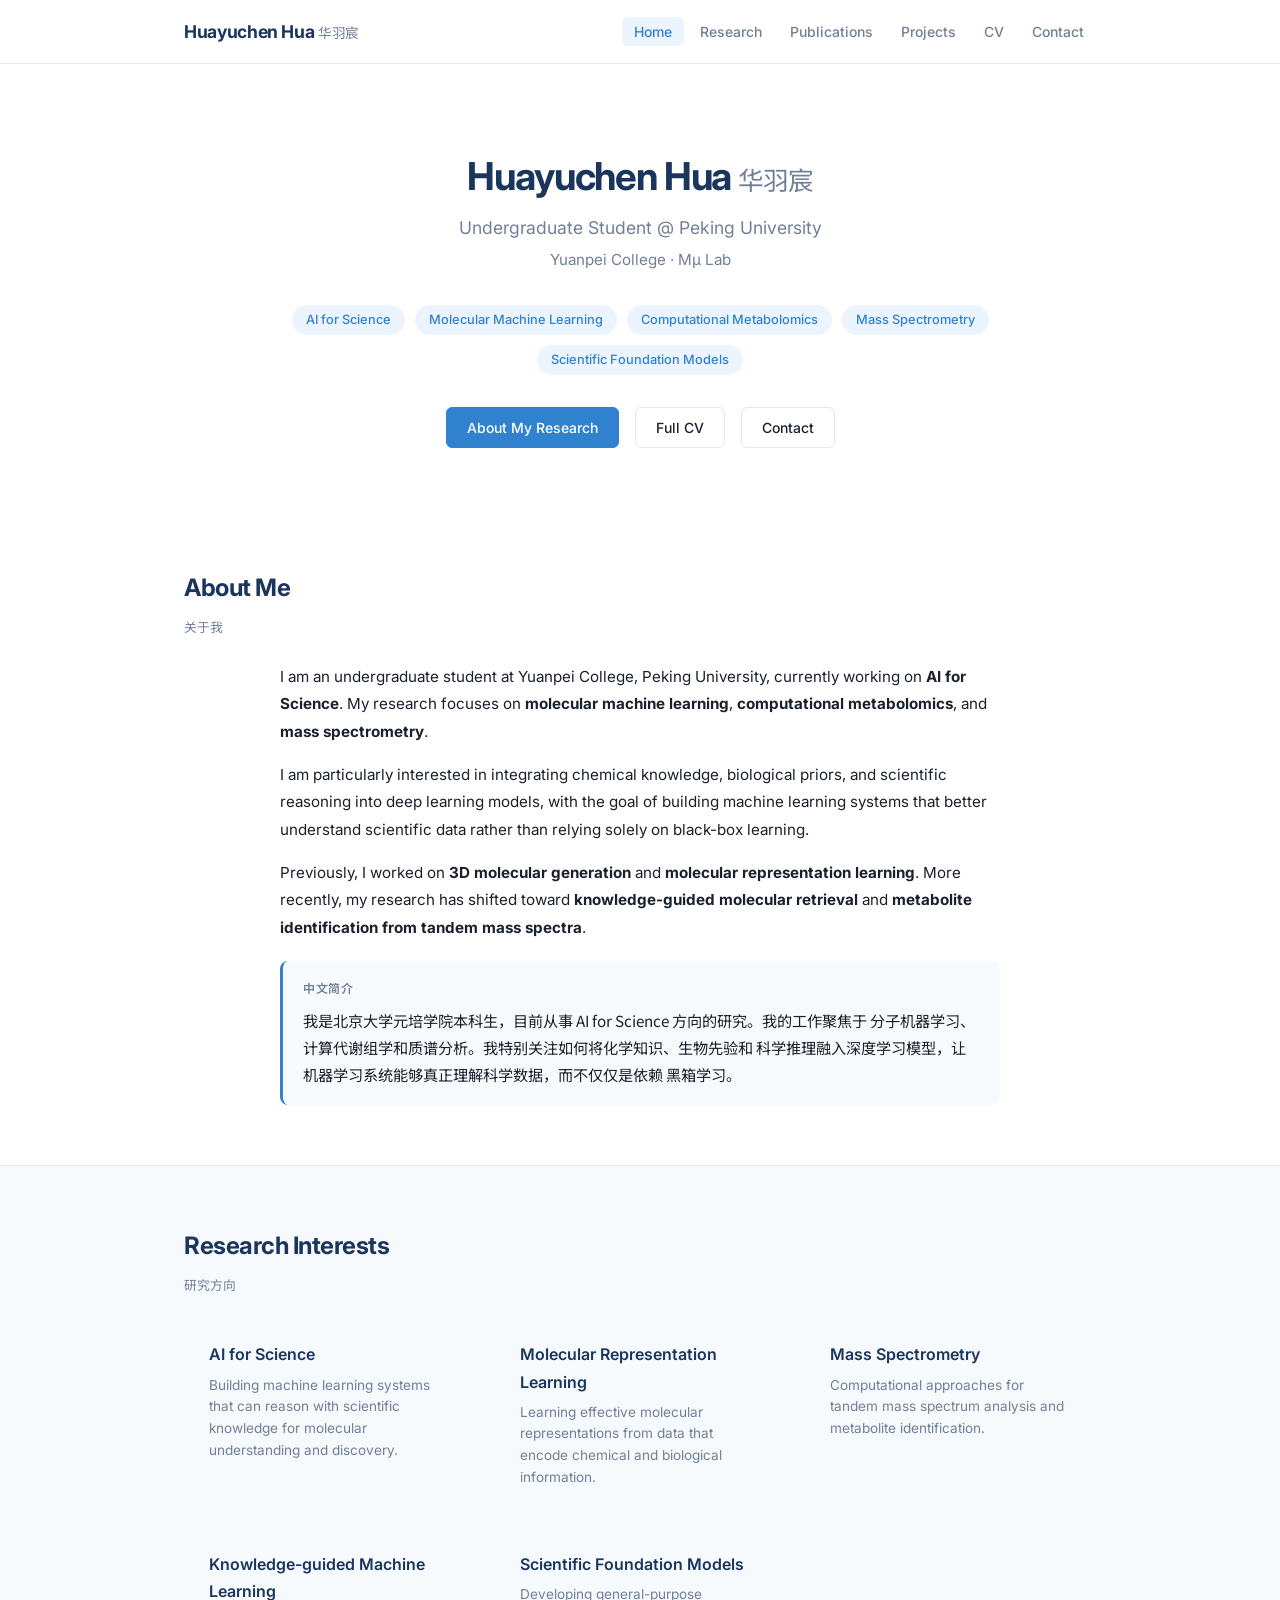
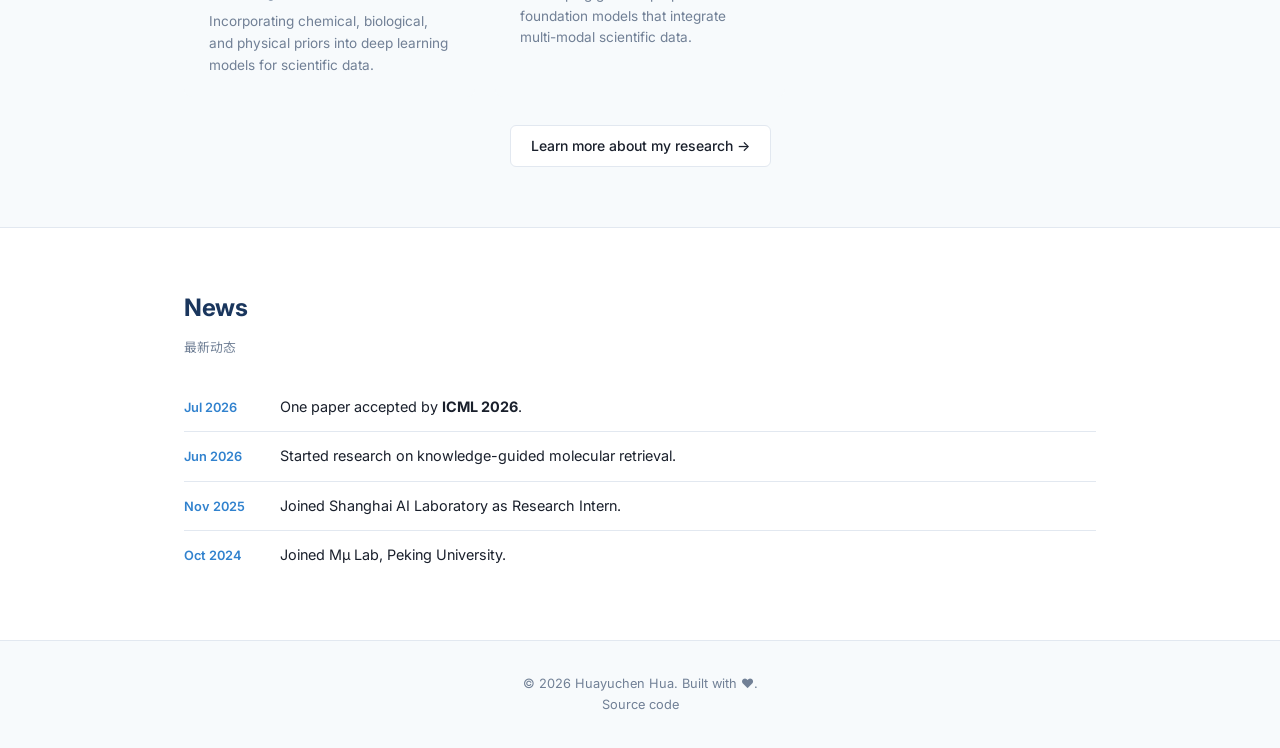
<file: index.html>
<!DOCTYPE html>
<html lang="en">
<head>
  <meta charset="UTF-8">
  <meta name="viewport" content="width=device-width, initial-scale=1.0">
  <meta name="description" content="Personal academic homepage of Huayuchen Hua — AI for Science, Molecular Machine Learning, Mass Spectrometry">
  <meta name="author" content="Huayuchen Hua">
  <title>Huayuchen Hua | AI for Science</title>
  <link rel="preconnect" href="https://fonts.googleapis.com">
  <link rel="preconnect" href="https://fonts.gstatic.com" crossorigin>
  <link href="https://fonts.googleapis.com/css2?family=Inter:wght@300;400;500;600;700&family=Noto+Sans+SC:wght@400;500;600;700&display=swap" rel="stylesheet">
  <link rel="stylesheet" href="css/style.css">
  <link rel="icon" href="data:image/svg+xml,<svg xmlns='http://www.w3.org/2000/svg' viewBox='0 0 100 100'><text y='.9em' font-size='90'>🧬</text></svg>">
</head>
<body>

  <!-- Navigation -->
  <nav class="nav" role="navigation" aria-label="Main navigation">
    <div class="nav-inner">
      <a href="index.html" class="nav-logo">
        Huayuchen Hua <span class="cn-name">华羽宸</span>
      </a>
      <button class="nav-toggle" id="navToggle" aria-label="Toggle menu">
        <svg viewBox="0 0 24 24" fill="none" stroke="currentColor" stroke-width="2">
          <path d="M3 12h18M3 6h18M3 18h18"/>
        </svg>
      </button>
      <ul class="nav-links" id="navLinks">
        <li><a href="index.html" class="active">Home</a></li>
        <li><a href="research.html">Research</a></li>
        <li><a href="publications.html">Publications</a></li>
        <li><a href="projects.html">Projects</a></li>
        <li><a href="cv.html">CV</a></li>
        <li><a href="contact.html">Contact</a></li>
      </ul>
    </div>
  </nav>

  <!-- Main -->
  <main class="main">

    <!-- Hero -->
    <section class="hero">
      <div class="container">
        <h1 class="hero-name">
          Huayuchen Hua <span class="cn">华羽宸</span>
        </h1>
        <p class="hero-title">Undergraduate Student @ Peking University</p>
        <p class="hero-affiliation">Yuanpei College · M&#x03BC; Lab</p>

        <div class="hero-tags">
          <span class="tag">AI for Science</span>
          <span class="tag">Molecular Machine Learning</span>
          <span class="tag">Computational Metabolomics</span>
          <span class="tag">Mass Spectrometry</span>
          <span class="tag">Scientific Foundation Models</span>
        </div>

        <div class="hero-links">
          <a href="research.html" class="btn btn-primary">About My Research</a>
          <a href="cv.html" class="btn">Full CV</a>
          <a href="contact.html" class="btn">Contact</a>
        </div>
      </div>
    </section>

    <!-- About Me -->
    <section class="section" id="about">
      <div class="container">
        <h2 class="section-title">About Me</h2>
        <p class="section-title-zh lang="zh">关于我</p>

        <div class="about-content">
          <p>
            I am an undergraduate student at Yuanpei College, Peking University, currently working on
            <strong>AI for Science</strong>. My research focuses on <strong>molecular machine learning</strong>,
            <strong>computational metabolomics</strong>, and <strong>mass spectrometry</strong>.
          </p>

          <p>
            I am particularly interested in integrating chemical knowledge, biological priors, and
            scientific reasoning into deep learning models, with the goal of building machine learning
            systems that better understand scientific data rather than relying solely on black-box learning.
          </p>

          <p>
            Previously, I worked on <strong>3D molecular generation</strong> and
            <strong>molecular representation learning</strong>. More recently, my research has shifted
            toward <strong>knowledge-guided molecular retrieval</strong> and
            <strong>metabolite identification from tandem mass spectra</strong>.
          </p>

          <div class="about-zh">
            <div class="about-zh-label" lang="zh">中文简介</div>
            <p lang="zh">
              我是北京大学元培学院本科生，目前从事 AI for Science 方向的研究。我的工作聚焦于
              分子机器学习、计算代谢组学和质谱分析。我特别关注如何将化学知识、生物先验和
              科学推理融入深度学习模型，让机器学习系统能够真正理解科学数据，而不仅仅是依赖
              黑箱学习。
            </p>
          </div>
        </div>
      </div>
    </section>

    <!-- Research Interests (Quick Preview) -->
    <section class="section section-alt" id="research">
      <div class="container">
        <h2 class="section-title">Research Interests</h2>
        <p class="section-title-zh lang="zh">研究方向</p>

        <div class="interests-grid">
          <div class="interest-card">
            <h3>AI for Science</h3>
            <p>Building machine learning systems that can reason with scientific knowledge for molecular understanding and discovery.</p>
          </div>
          <div class="interest-card">
            <h3>Molecular Representation Learning</h3>
            <p>Learning effective molecular representations from data that encode chemical and biological information.</p>
          </div>
          <div class="interest-card">
            <h3>Mass Spectrometry</h3>
            <p>Computational approaches for tandem mass spectrum analysis and metabolite identification.</p>
          </div>
          <div class="interest-card">
            <h3>Knowledge-guided Machine Learning</h3>
            <p>Incorporating chemical, biological, and physical priors into deep learning models for scientific data.</p>
          </div>
          <div class="interest-card">
            <h3>Scientific Foundation Models</h3>
            <p>Developing general-purpose foundation models that integrate multi-modal scientific data.</p>
          </div>
        </div>

        <div style="text-align:center; margin-top: 28px;">
          <a href="research.html" class="btn">Learn more about my research &rarr;</a>
        </div>
      </div>
    </section>

    <!-- News -->
    <section class="section" id="news">
      <div class="container">
        <h2 class="section-title">News</h2>
        <p class="section-title-zh lang="zh">最新动态</p>

        <ul class="news-list">
          <li class="news-item">
            <span class="news-date">Jul 2026</span>
            <span class="news-text">One paper accepted by <strong>ICML 2026</strong>.</span>
          </li>
          <li class="news-item">
            <span class="news-date">Jun 2026</span>
            <span class="news-text">Started research on knowledge-guided molecular retrieval.</span>
          </li>
          <li class="news-item">
            <span class="news-date">Nov 2025</span>
            <span class="news-text">Joined Shanghai AI Laboratory as Research Intern.</span>
          </li>
          <li class="news-item">
            <span class="news-date">Oct 2024</span>
            <span class="news-text">Joined M&#x03BC; Lab, Peking University.</span>
          </li>
        </ul>
      </div>
    </section>

  </main>

  <!-- Footer -->
  <footer class="footer">
    <div class="container">
      <p class="footer-text">
        &copy; 2026 Huayuchen Hua. Built with &hearts;.
        <br class="mobile-only">
        <a href="https://github.com/CHERRY-ui8/academic">Source code</a>
      </p>
    </div>
  </footer>

  <script src="js/main.js"></script>
</body>
</html>
</file>
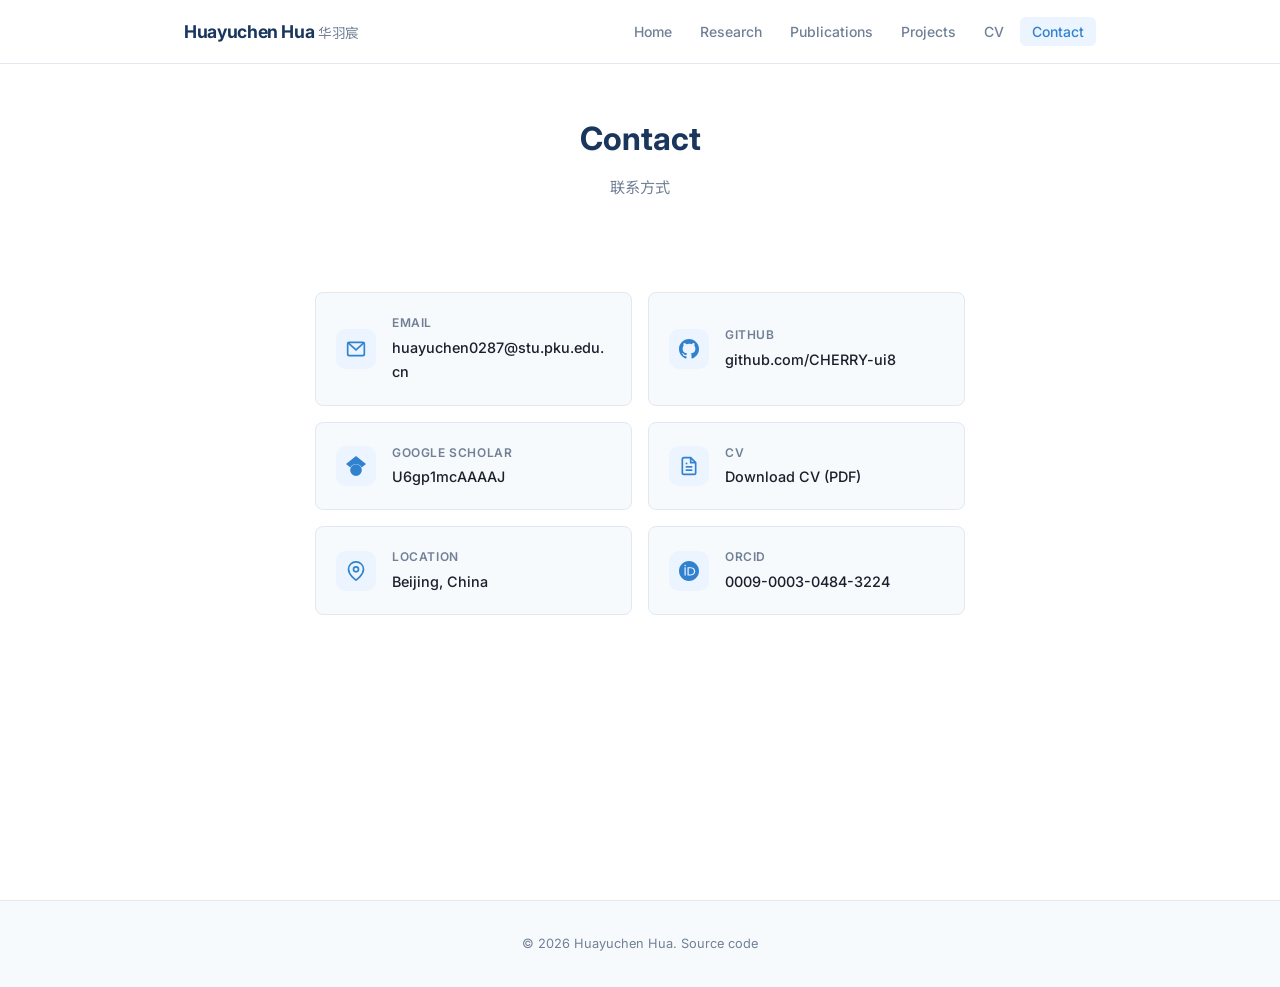
<file: contact.html>
<!DOCTYPE html>
<html lang="en">
<head>
  <meta charset="UTF-8">
  <meta name="viewport" content="width=device-width, initial-scale=1.0">
  <meta name="description" content="Contact — Huayuchen Hua">
  <title>Contact | Huayuchen Hua</title>
  <link rel="preconnect" href="https://fonts.googleapis.com">
  <link rel="preconnect" href="https://fonts.gstatic.com" crossorigin>
  <link href="https://fonts.googleapis.com/css2?family=Inter:wght@300;400;500;600;700&family=Noto+Sans+SC:wght@400;500;600;700&display=swap" rel="stylesheet">
  <link rel="stylesheet" href="css/style.css">
  <link rel="icon" href="data:image/svg+xml,<svg xmlns='http://www.w3.org/2000/svg' viewBox='0 0 100 100'><text y='.9em' font-size='90'>🧬</text></svg>">
</head>
<body>

  <nav class="nav" role="navigation" aria-label="Main navigation">
    <div class="nav-inner">
      <a href="index.html" class="nav-logo">
        Huayuchen Hua <span class="cn-name">华羽宸</span>
      </a>
      <button class="nav-toggle" id="navToggle" aria-label="Toggle menu">
        <svg viewBox="0 0 24 24" fill="none" stroke="currentColor" stroke-width="2">
          <path d="M3 12h18M3 6h18M3 18h18"/>
        </svg>
      </button>
      <ul class="nav-links" id="navLinks">
        <li><a href="index.html">Home</a></li>
        <li><a href="research.html">Research</a></li>
        <li><a href="publications.html">Publications</a></li>
        <li><a href="projects.html">Projects</a></li>
        <li><a href="cv.html">CV</a></li>
        <li><a href="contact.html" class="active">Contact</a></li>
      </ul>
    </div>
  </nav>

  <main class="main">
    <div class="page-header">
      <div class="container">
        <h1>Contact</h1>
        <p lang="zh">联系方式</p>
      </div>
    </div>

    <section class="section">
      <div class="container">

        <div class="contact-grid">

          <!-- Email -->
          <a href="mailto:huayuchen0287@stu.pku.edu.cn" class="contact-card">
            <div class="contact-icon">
              <svg width="20" height="20" viewBox="0 0 24 24" fill="none" stroke="currentColor" stroke-width="2">
                <rect x="2" y="4" width="20" height="16" rx="2"/>
                <path d="M22 4L12 13 2 4"/>
              </svg>
            </div>
            <div>
              <div class="contact-label">Email</div>
              <div class="contact-value">huayuchen0287@stu.pku.edu.cn</div>
            </div>
          </a>

          <!-- GitHub -->
          <a href="https://github.com/CHERRY-ui8" class="contact-card" target="_blank" rel="noopener">
            <div class="contact-icon">
              <svg width="20" height="20" viewBox="0 0 24 24" fill="currentColor">
                <path d="M12 0C5.374 0 0 5.373 0 12c0 5.302 3.438 9.8 8.207 11.387.599.111.793-.261.793-.577v-2.234c-3.338.726-4.033-1.416-4.033-1.416-.546-1.387-1.333-1.756-1.333-1.756-1.089-.745.083-.729.083-.729 1.205.084 1.839 1.237 1.839 1.237 1.07 1.834 2.807 1.304 3.492.997.107-.775.418-1.305.762-1.604-2.665-.305-5.467-1.334-5.467-5.931 0-1.311.469-2.381 1.236-3.221-.124-.303-.535-1.524.117-3.176 0 0 1.008-.322 3.301 1.23A11.509 11.509 0 0112 5.803c1.02.005 2.047.138 3.006.404 2.291-1.552 3.297-1.23 3.297-1.23.653 1.653.242 2.874.118 3.176.77.84 1.235 1.911 1.235 3.221 0 4.609-2.807 5.624-5.479 5.921.43.372.823 1.102.823 2.222v3.293c0 .319.192.694.801.576C20.566 21.797 24 17.3 24 12c0-6.627-5.373-12-12-12z"/>
              </svg>
            </div>
            <div>
              <div class="contact-label">GitHub</div>
              <div class="contact-value">github.com/CHERRY-ui8</div>
            </div>
          </a>

          <!-- Google Scholar -->
          <a href="https://scholar.google.com/citations?user=U6gp1mcAAAAJ" class="contact-card" target="_blank" rel="noopener">
            <div class="contact-icon">
              <svg width="20" height="20" viewBox="0 0 24 24" fill="currentColor">
                <path d="M5.242 13.769L0 9.5 12 0l12 9.5-5.242 4.269C17.548 11.249 14.978 9.5 12 9.5c-2.977 0-5.548 1.748-6.758 4.269zM12 10a7 7 0 100 14 7 7 0 000-14z"/>
              </svg>
            </div>
            <div>
              <div class="contact-label">Google Scholar</div>
              <div class="contact-value">U6gp1mcAAAAJ</div>
            </div>
          </a>

          <!-- CV -->
          <a href="assets/cv.pdf" class="contact-card" target="_blank" rel="noopener">
            <div class="contact-icon">
              <svg width="20" height="20" viewBox="0 0 24 24" fill="none" stroke="currentColor" stroke-width="2">
                <path d="M14 2H6a2 2 0 00-2 2v16a2 2 0 002 2h12a2 2 0 002-2V8z"/>
                <polyline points="14 2 14 8 20 8"/>
                <line x1="16" y1="13" x2="8" y2="13"/>
                <line x1="16" y1="17" x2="8" y2="17"/>
                <polyline points="10 9 9 9 8 9"/>
              </svg>
            </div>
            <div>
              <div class="contact-label">CV</div>
              <div class="contact-value">Download CV (PDF)</div>
            </div>
          </a>

          <!-- Location -->
          <div class="contact-card">
            <div class="contact-icon">
              <svg width="20" height="20" viewBox="0 0 24 24" fill="none" stroke="currentColor" stroke-width="2">
                <path d="M21 10c0 7-9 13-9 13s-9-6-9-13a9 9 0 0118 0z"/>
                <circle cx="12" cy="10" r="3"/>
              </svg>
            </div>
            <div>
              <div class="contact-label">Location</div>
              <div class="contact-value">Beijing, China</div>
            </div>
          </div>

          <!-- ORCID -->
          <a href="https://orcid.org/0009-0003-0484-3224" class="contact-card" target="_blank" rel="noopener">
            <div class="contact-icon">
              <svg width="20" height="20" viewBox="0 0 24 24" fill="currentColor">
                <path d="M12 0C5.372 0 0 5.372 0 12s5.372 12 12 12 12-5.372 12-12S18.628 0 12 0zM7.369 4.378c.525 0 .947.431.947.947s-.422.947-.947.947a.95.95 0 01-.947-.947c0-.525.422-.947.947-.947zm-.722 3.038h1.444v10.041H6.647V7.416zm3.562 0h3.9c3.712 0 5.344 2.653 5.344 5.025 0 2.578-2.016 5.025-5.325 5.025h-3.919V7.416zm1.444 1.303v7.444h2.297c3.272 0 4.022-2.484 4.022-3.722 0-2.016-1.284-3.722-3.903-3.722h-2.416z"/>
              </svg>
            </div>
            <div>
              <div class="contact-label">ORCID</div>
              <div class="contact-value">0009-0003-0484-3224</div>
            </div>
          </a>

        </div>
      </div>
    </section>

  </main>

  <footer class="footer">
    <div class="container">
      <p class="footer-text">
        &copy; 2026 Huayuchen Hua.
        <a href="https://github.com/CHERRY-ui8/academic">Source code</a>
      </p>
    </div>
  </footer>

  <script src="js/main.js"></script>
</body>
</html>
</file>
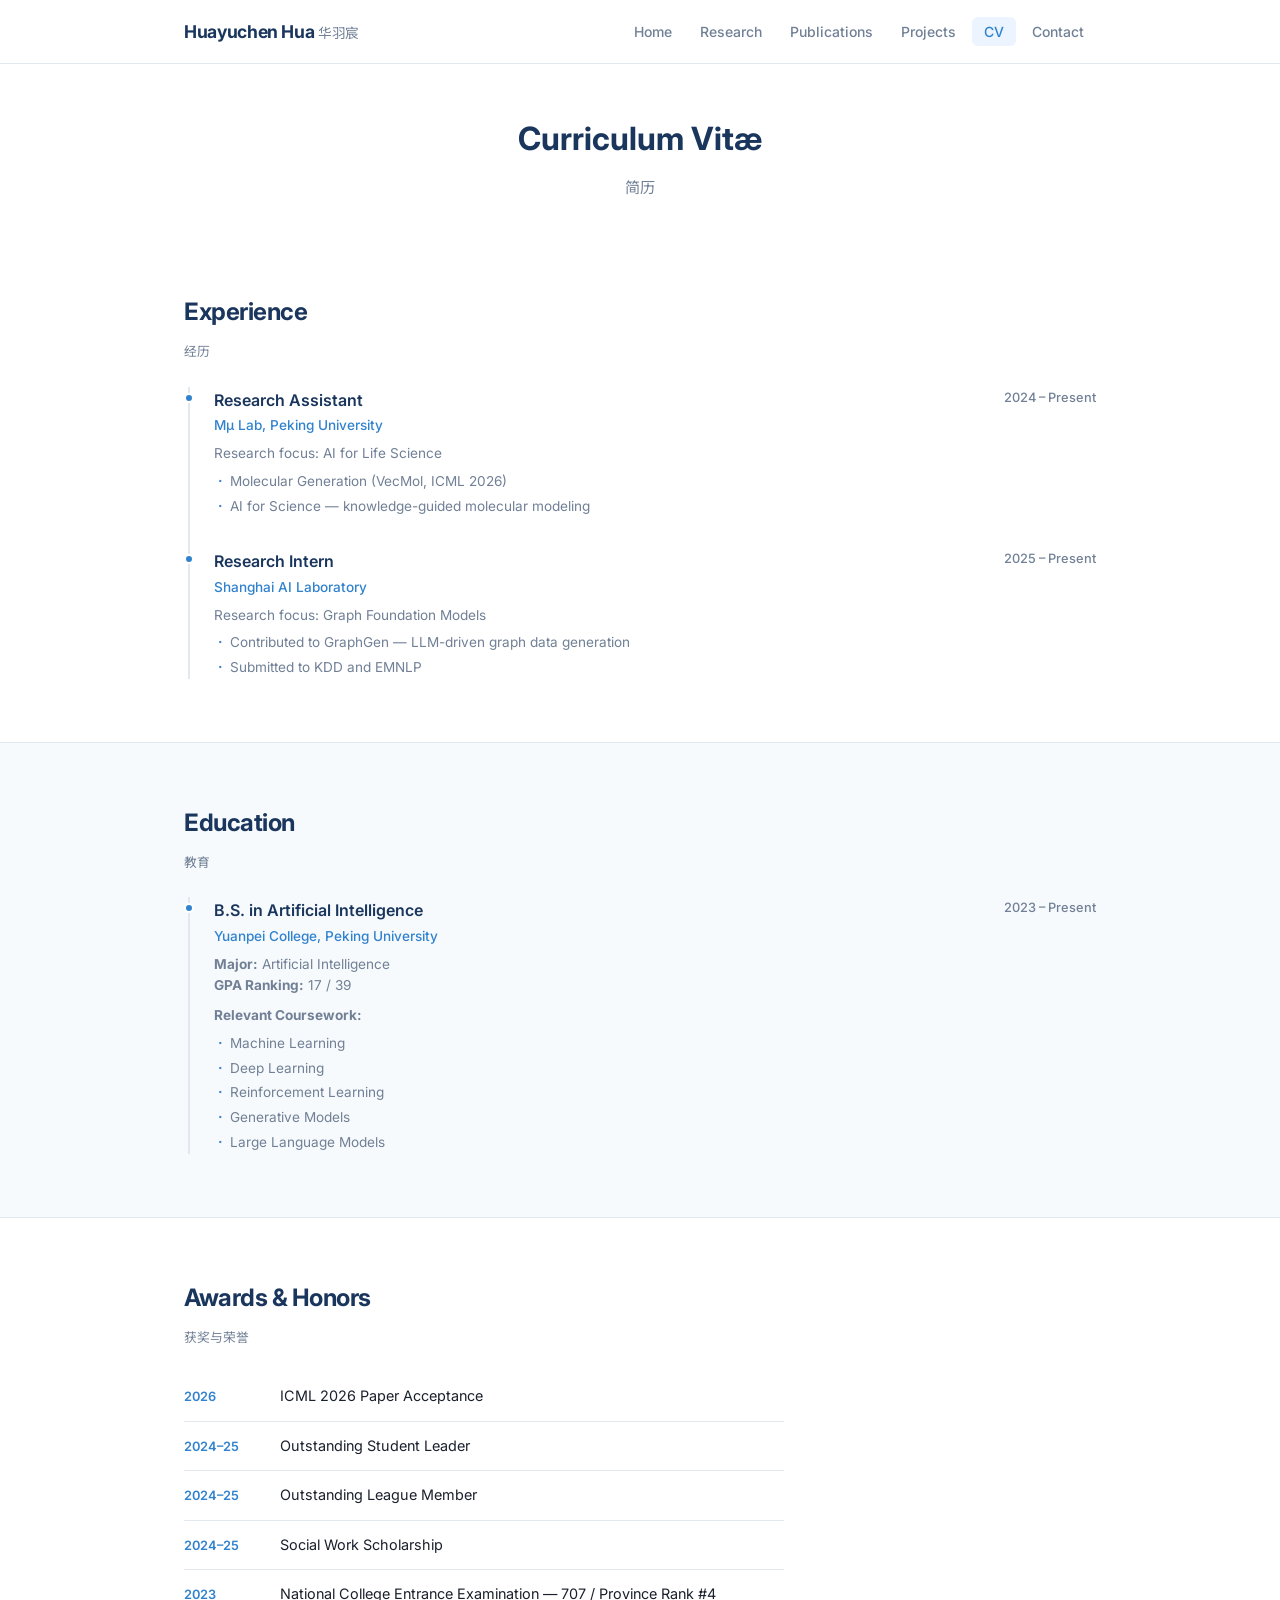
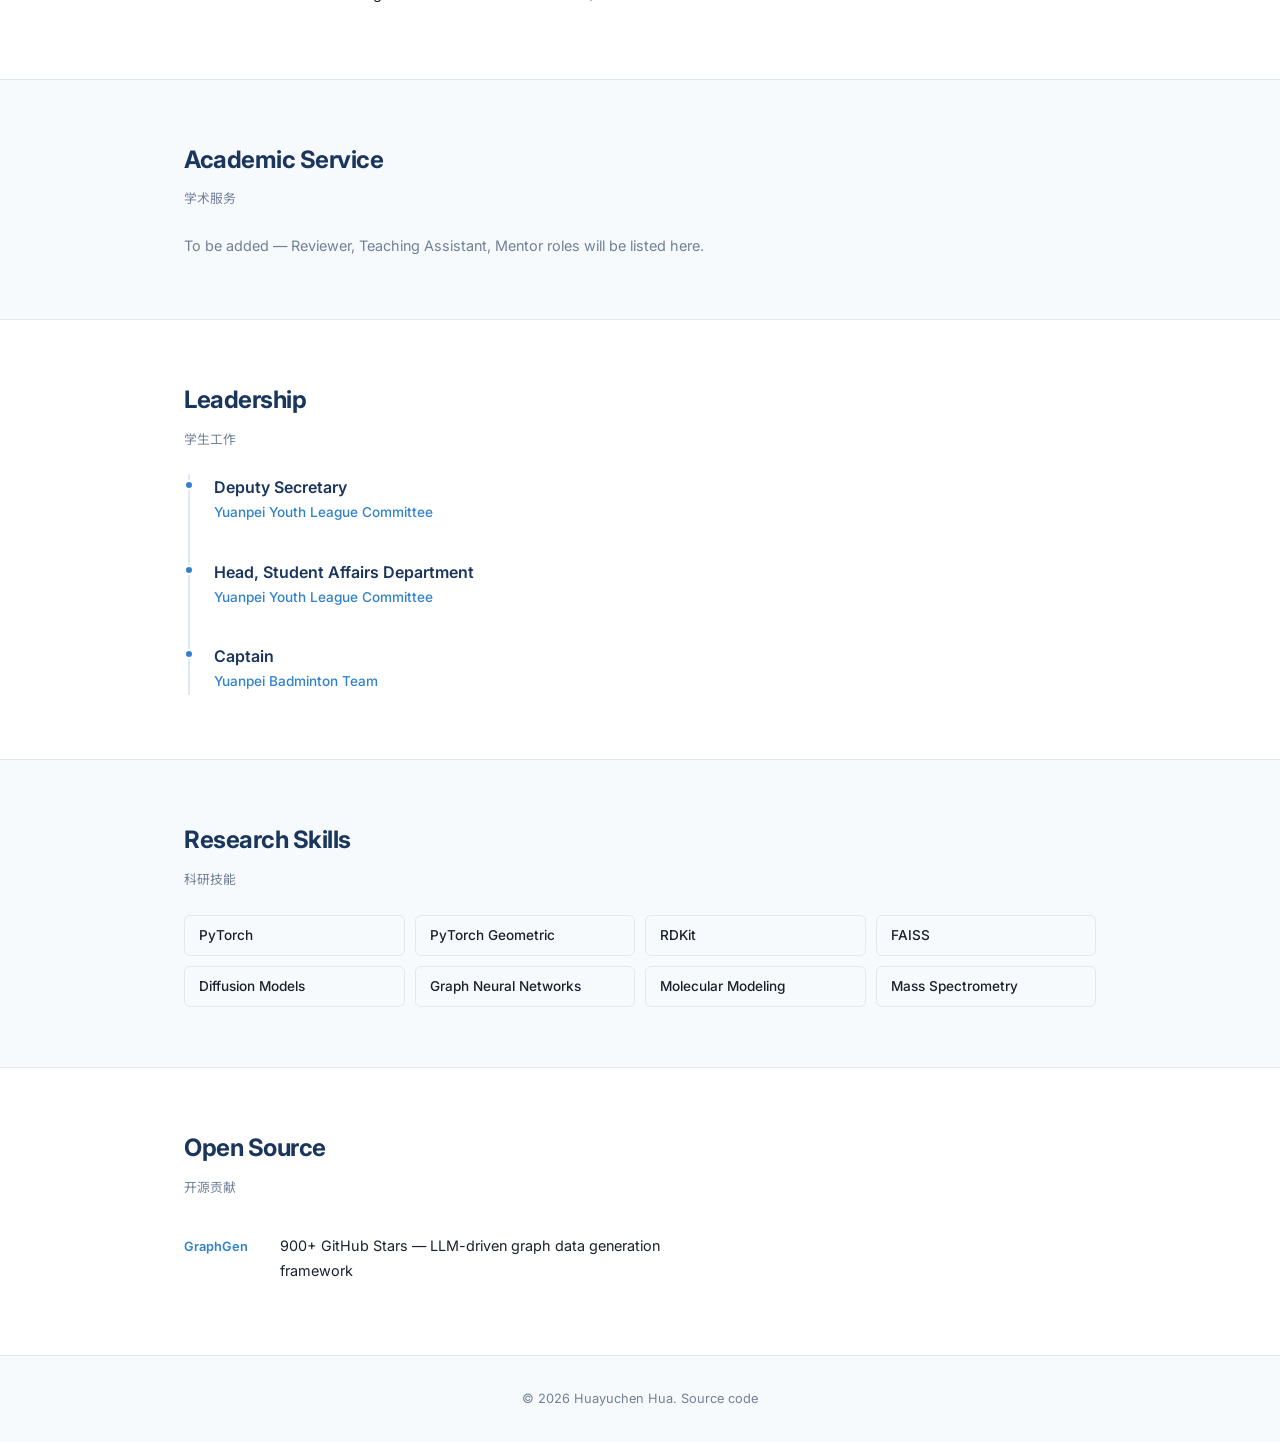
<file: cv.html>
<!DOCTYPE html>
<html lang="en">
<head>
  <meta charset="UTF-8">
  <meta name="viewport" content="width=device-width, initial-scale=1.0">
  <meta name="description" content="CV — Huayuchen Hua">
  <title>CV | Huayuchen Hua</title>
  <link rel="preconnect" href="https://fonts.googleapis.com">
  <link rel="preconnect" href="https://fonts.gstatic.com" crossorigin>
  <link href="https://fonts.googleapis.com/css2?family=Inter:wght@300;400;500;600;700&family=Noto+Sans+SC:wght@400;500;600;700&display=swap" rel="stylesheet">
  <link rel="stylesheet" href="css/style.css">
  <link rel="icon" href="data:image/svg+xml,<svg xmlns='http://www.w3.org/2000/svg' viewBox='0 0 100 100'><text y='.9em' font-size='90'>🧬</text></svg>">
</head>
<body>

  <nav class="nav" role="navigation" aria-label="Main navigation">
    <div class="nav-inner">
      <a href="index.html" class="nav-logo">
        Huayuchen Hua <span class="cn-name">华羽宸</span>
      </a>
      <button class="nav-toggle" id="navToggle" aria-label="Toggle menu">
        <svg viewBox="0 0 24 24" fill="none" stroke="currentColor" stroke-width="2">
          <path d="M3 12h18M3 6h18M3 18h18"/>
        </svg>
      </button>
      <ul class="nav-links" id="navLinks">
        <li><a href="index.html">Home</a></li>
        <li><a href="research.html">Research</a></li>
        <li><a href="publications.html">Publications</a></li>
        <li><a href="projects.html">Projects</a></li>
        <li><a href="cv.html" class="active">CV</a></li>
        <li><a href="contact.html">Contact</a></li>
      </ul>
    </div>
  </nav>

  <main class="main">
    <div class="page-header">
      <div class="container">
        <h1>Curriculum Vit&aelig;</h1>
        <p lang="zh">简历</p>
      </div>
    </div>

    <!-- Experience -->
    <section class="section">
      <div class="container">
        <h2 class="section-title">Experience</h2>
        <p class="section-title-zh lang="zh">经历</p>

        <div class="timeline">

          <div class="timeline-item">
            <div class="timeline-header">
              <div>
                <div class="timeline-title">Research Assistant</div>
                <div class="timeline-org">M&#x03BC; Lab, Peking University</div>
              </div>
              <span class="timeline-date">2024 &ndash; Present</span>
            </div>
            <div class="timeline-desc">
              Research focus: AI for Life Science
              <ul>
                <li>Molecular Generation (VecMol, ICML 2026)</li>
                <li>AI for Science &mdash; knowledge-guided molecular modeling</li>
              </ul>
            </div>
          </div>

          <div class="timeline-item">
            <div class="timeline-header">
              <div>
                <div class="timeline-title">Research Intern</div>
                <div class="timeline-org">Shanghai AI Laboratory</div>
              </div>
              <span class="timeline-date">2025 &ndash; Present</span>
            </div>
            <div class="timeline-desc">
              Research focus: Graph Foundation Models
              <ul>
                <li>Contributed to GraphGen &mdash; LLM-driven graph data generation</li>
                <li>Submitted to KDD and EMNLP</li>
              </ul>
            </div>
          </div>

        </div>
      </div>
    </section>

    <!-- Education -->
    <section class="section section-alt">
      <div class="container">
        <h2 class="section-title">Education</h2>
        <p class="section-title-zh lang="zh">教育</p>

        <div class="timeline">

          <div class="timeline-item">
            <div class="timeline-header">
              <div>
                <div class="timeline-title">B.S. in Artificial Intelligence</div>
                <div class="timeline-org">Yuanpei College, Peking University</div>
              </div>
              <span class="timeline-date">2023 &ndash; Present</span>
            </div>
            <div class="timeline-desc">
              <p><strong>Major:</strong> Artificial Intelligence</p>
              <p><strong>GPA Ranking:</strong> 17 / 39</p>
              <p style="margin-top:8px;"><strong>Relevant Coursework:</strong></p>
              <ul>
                <li>Machine Learning</li>
                <li>Deep Learning</li>
                <li>Reinforcement Learning</li>
                <li>Generative Models</li>
                <li>Large Language Models</li>
              </ul>
            </div>
          </div>

        </div>
      </div>
    </section>

    <!-- Awards -->
    <section class="section">
      <div class="container">
        <h2 class="section-title">Awards &amp; Honors</h2>
        <p class="section-title-zh lang="zh">获奖与荣誉</p>

        <ul class="news-list" style="max-width:600px;">
          <li class="news-item">
            <span class="news-date">2026</span>
            <span class="news-text">ICML 2026 Paper Acceptance</span>
          </li>
          <li class="news-item">
            <span class="news-date">2024&ndash;25</span>
            <span class="news-text">Outstanding Student Leader</span>
          </li>
          <li class="news-item">
            <span class="news-date">2024&ndash;25</span>
            <span class="news-text">Outstanding League Member</span>
          </li>
          <li class="news-item">
            <span class="news-date">2024&ndash;25</span>
            <span class="news-text">Social Work Scholarship</span>
          </li>
          <li class="news-item">
            <span class="news-date">2023</span>
            <span class="news-text">National College Entrance Examination &mdash; 707 / Province Rank #4</span>
          </li>
        </ul>
      </div>
    </section>

    <!-- Academic Service -->
    <section class="section section-alt">
      <div class="container">
        <h2 class="section-title">Academic Service</h2>
        <p class="section-title-zh lang="zh">学术服务</p>
        <p style="color:var(--text-muted); font-size:0.9rem;">
          To be added &mdash; Reviewer, Teaching Assistant, Mentor roles will be listed here.
        </p>
      </div>
    </section>

    <!-- Leadership -->
    <section class="section">
      <div class="container">
        <h2 class="section-title">Leadership</h2>
        <p class="section-title-zh lang="zh">学生工作</p>

        <div class="timeline">
          <div class="timeline-item">
            <div class="timeline-header">
              <div>
                <div class="timeline-title">Deputy Secretary</div>
                <div class="timeline-org">Yuanpei Youth League Committee</div>
              </div>
            </div>
          </div>
          <div class="timeline-item">
            <div class="timeline-header">
              <div>
                <div class="timeline-title">Head, Student Affairs Department</div>
                <div class="timeline-org">Yuanpei Youth League Committee</div>
              </div>
            </div>
          </div>
          <div class="timeline-item">
            <div class="timeline-header">
              <div>
                <div class="timeline-title">Captain</div>
                <div class="timeline-org">Yuanpei Badminton Team</div>
              </div>
            </div>
          </div>
        </div>
      </div>
    </section>

    <!-- Skills -->
    <section class="section section-alt">
      <div class="container">
        <h2 class="section-title">Research Skills</h2>
        <p class="section-title-zh lang="zh">科研技能</p>

        <div class="skills-grid">
          <span class="skill-item">PyTorch</span>
          <span class="skill-item">PyTorch Geometric</span>
          <span class="skill-item">RDKit</span>
          <span class="skill-item">FAISS</span>
          <span class="skill-item">Diffusion Models</span>
          <span class="skill-item">Graph Neural Networks</span>
          <span class="skill-item">Molecular Modeling</span>
          <span class="skill-item">Mass Spectrometry</span>
        </div>
      </div>
    </section>

    <!-- Open Source -->
    <section class="section">
      <div class="container">
        <h2 class="section-title">Open Source</h2>
        <p class="section-title-zh lang="zh">开源贡献</p>

        <ul class="news-list" style="max-width:500px;">
          <li class="news-item">
            <span class="news-date">GraphGen</span>
            <span class="news-text">900+ GitHub Stars &mdash; LLM-driven graph data generation framework</span>
          </li>
        </ul>
      </div>
    </section>

  </main>

  <footer class="footer">
    <div class="container">
      <p class="footer-text">
        &copy; 2026 Huayuchen Hua.
        <a href="https://github.com/CHERRY-ui8/academic">Source code</a>
      </p>
    </div>
  </footer>

  <script src="js/main.js"></script>
</body>
</html>
</file>
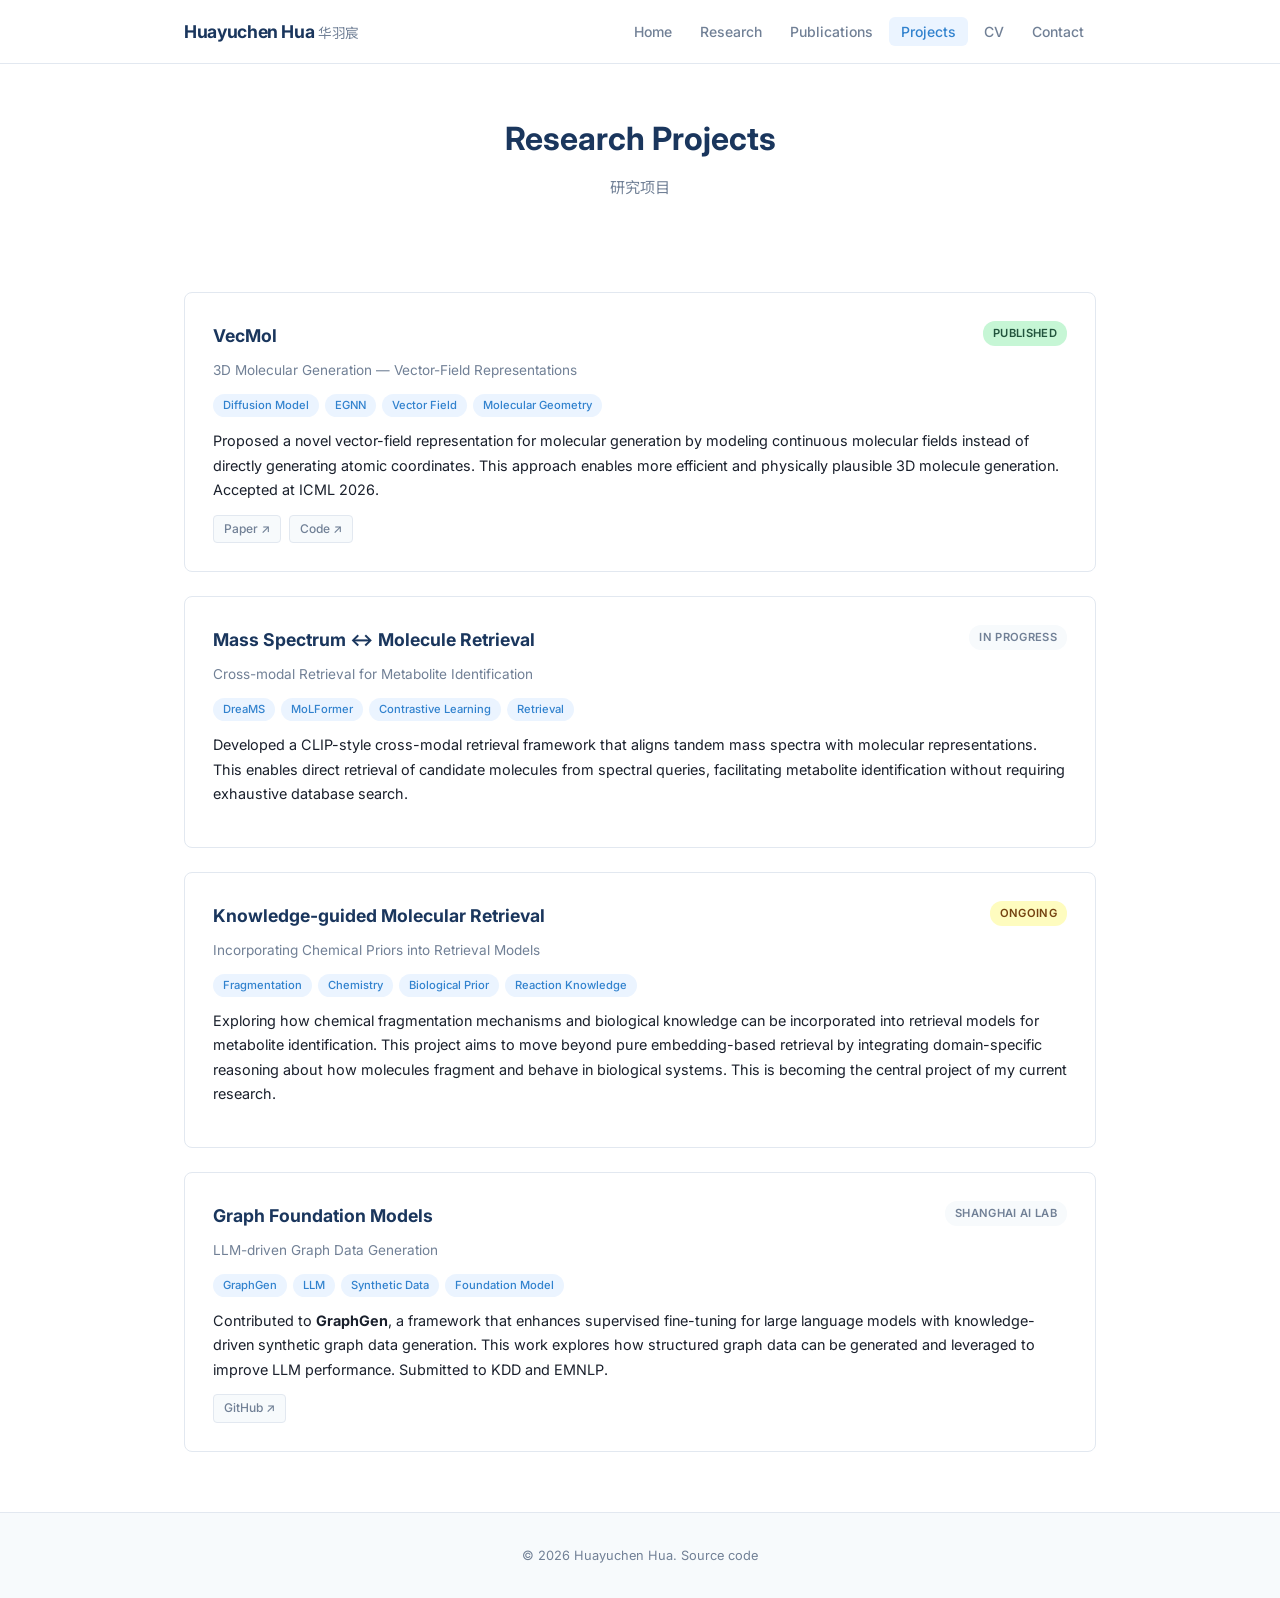
<file: projects.html>
<!DOCTYPE html>
<html lang="en">
<head>
  <meta charset="UTF-8">
  <meta name="viewport" content="width=device-width, initial-scale=1.0">
  <meta name="description" content="Research Projects — Huayuchen Hua">
  <title>Projects | Huayuchen Hua</title>
  <link rel="preconnect" href="https://fonts.googleapis.com">
  <link rel="preconnect" href="https://fonts.gstatic.com" crossorigin>
  <link href="https://fonts.googleapis.com/css2?family=Inter:wght@300;400;500;600;700&family=Noto+Sans+SC:wght@400;500;600;700&display=swap" rel="stylesheet">
  <link rel="stylesheet" href="css/style.css">
  <link rel="icon" href="data:image/svg+xml,<svg xmlns='http://www.w3.org/2000/svg' viewBox='0 0 100 100'><text y='.9em' font-size='90'>🧬</text></svg>">
</head>
<body>

  <nav class="nav" role="navigation" aria-label="Main navigation">
    <div class="nav-inner">
      <a href="index.html" class="nav-logo">
        Huayuchen Hua <span class="cn-name">华羽宸</span>
      </a>
      <button class="nav-toggle" id="navToggle" aria-label="Toggle menu">
        <svg viewBox="0 0 24 24" fill="none" stroke="currentColor" stroke-width="2">
          <path d="M3 12h18M3 6h18M3 18h18"/>
        </svg>
      </button>
      <ul class="nav-links" id="navLinks">
        <li><a href="index.html">Home</a></li>
        <li><a href="research.html">Research</a></li>
        <li><a href="publications.html">Publications</a></li>
        <li><a href="projects.html" class="active">Projects</a></li>
        <li><a href="cv.html">CV</a></li>
        <li><a href="contact.html">Contact</a></li>
      </ul>
    </div>
  </nav>

  <main class="main">
    <div class="page-header">
      <div class="container">
        <h1>Research Projects</h1>
        <p lang="zh">研究项目</p>
      </div>
    </div>

    <section class="section">
      <div class="container">

        <!-- VecMol -->
        <div class="project-card">
          <div class="project-header">
            <h2 class="project-title">VecMol</h2>
            <span class="project-status published">Published</span>
          </div>
          <p class="project-subtitle">3D Molecular Generation — Vector-Field Representations</p>
          <div class="project-tags">
            <span class="project-tag">Diffusion Model</span>
            <span class="project-tag">EGNN</span>
            <span class="project-tag">Vector Field</span>
            <span class="project-tag">Molecular Geometry</span>
          </div>
          <p class="project-summary">
            Proposed a novel vector-field representation for molecular generation by modeling continuous
            molecular fields instead of directly generating atomic coordinates. This approach enables
            more efficient and physically plausible 3D molecule generation. Accepted at ICML 2026.
          </p>
          <div class="pub-links">
            <a href="https://openreview.net/forum?id=4K87H0eSqu" class="pub-link" target="_blank" rel="noopener">Paper &nearr;</a>
            <a href="https://github.com/MuLabPKU/vecmol" class="pub-link" target="_blank" rel="noopener">Code &nearr;</a>
          </div>
        </div>

        <!-- Mass Spectrum ↔ Molecule Retrieval -->
        <div class="project-card">
          <div class="project-header">
            <h2 class="project-title">Mass Spectrum &harr; Molecule Retrieval</h2>
            <span class="project-status other">In Progress</span>
          </div>
          <p class="project-subtitle">Cross-modal Retrieval for Metabolite Identification</p>
          <div class="project-tags">
            <span class="project-tag">DreaMS</span>
            <span class="project-tag">MoLFormer</span>
            <span class="project-tag">Contrastive Learning</span>
            <span class="project-tag">Retrieval</span>
          </div>
          <p class="project-summary">
            Developed a CLIP-style cross-modal retrieval framework that aligns tandem mass spectra
            with molecular representations. This enables direct retrieval of candidate molecules from
            spectral queries, facilitating metabolite identification without requiring exhaustive
            database search.
          </p>
        </div>

        <!-- Knowledge-guided Molecular Retrieval -->
        <div class="project-card">
          <div class="project-header">
            <h2 class="project-title">Knowledge-guided Molecular Retrieval</h2>
            <span class="project-status ongoing">Ongoing</span>
          </div>
          <p class="project-subtitle">Incorporating Chemical Priors into Retrieval Models</p>
          <div class="project-tags">
            <span class="project-tag">Fragmentation</span>
            <span class="project-tag">Chemistry</span>
            <span class="project-tag">Biological Prior</span>
            <span class="project-tag">Reaction Knowledge</span>
          </div>
          <p class="project-summary">
            Exploring how chemical fragmentation mechanisms and biological knowledge can be incorporated
            into retrieval models for metabolite identification. This project aims to move beyond pure
            embedding-based retrieval by integrating domain-specific reasoning about how molecules
            fragment and behave in biological systems. This is becoming the central project of my
            current research.
          </p>
        </div>

        <!-- Graph Foundation Models -->
        <div class="project-card">
          <div class="project-header">
            <h2 class="project-title">Graph Foundation Models</h2>
            <span class="project-status other">Shanghai AI Lab</span>
          </div>
          <p class="project-subtitle">LLM-driven Graph Data Generation</p>
          <div class="project-tags">
            <span class="project-tag">GraphGen</span>
            <span class="project-tag">LLM</span>
            <span class="project-tag">Synthetic Data</span>
            <span class="project-tag">Foundation Model</span>
          </div>
          <p class="project-summary">
            Contributed to <strong>GraphGen</strong>, a framework that enhances supervised fine-tuning
            for large language models with knowledge-driven synthetic graph data generation. This work
            explores how structured graph data can be generated and leveraged to improve LLM performance.
            Submitted to KDD and EMNLP.
          </p>
          <div class="pub-links">
            <a href="https://github.com/CHERRY-ui8/GraphGen" class="pub-link">GitHub &nearr;</a>
          </div>
        </div>

      </div>
    </section>
  </main>

  <footer class="footer">
    <div class="container">
      <p class="footer-text">
        &copy; 2026 Huayuchen Hua.
        <a href="https://github.com/CHERRY-ui8/academic">Source code</a>
      </p>
    </div>
  </footer>

  <script src="js/main.js"></script>
</body>
</html>
</file>
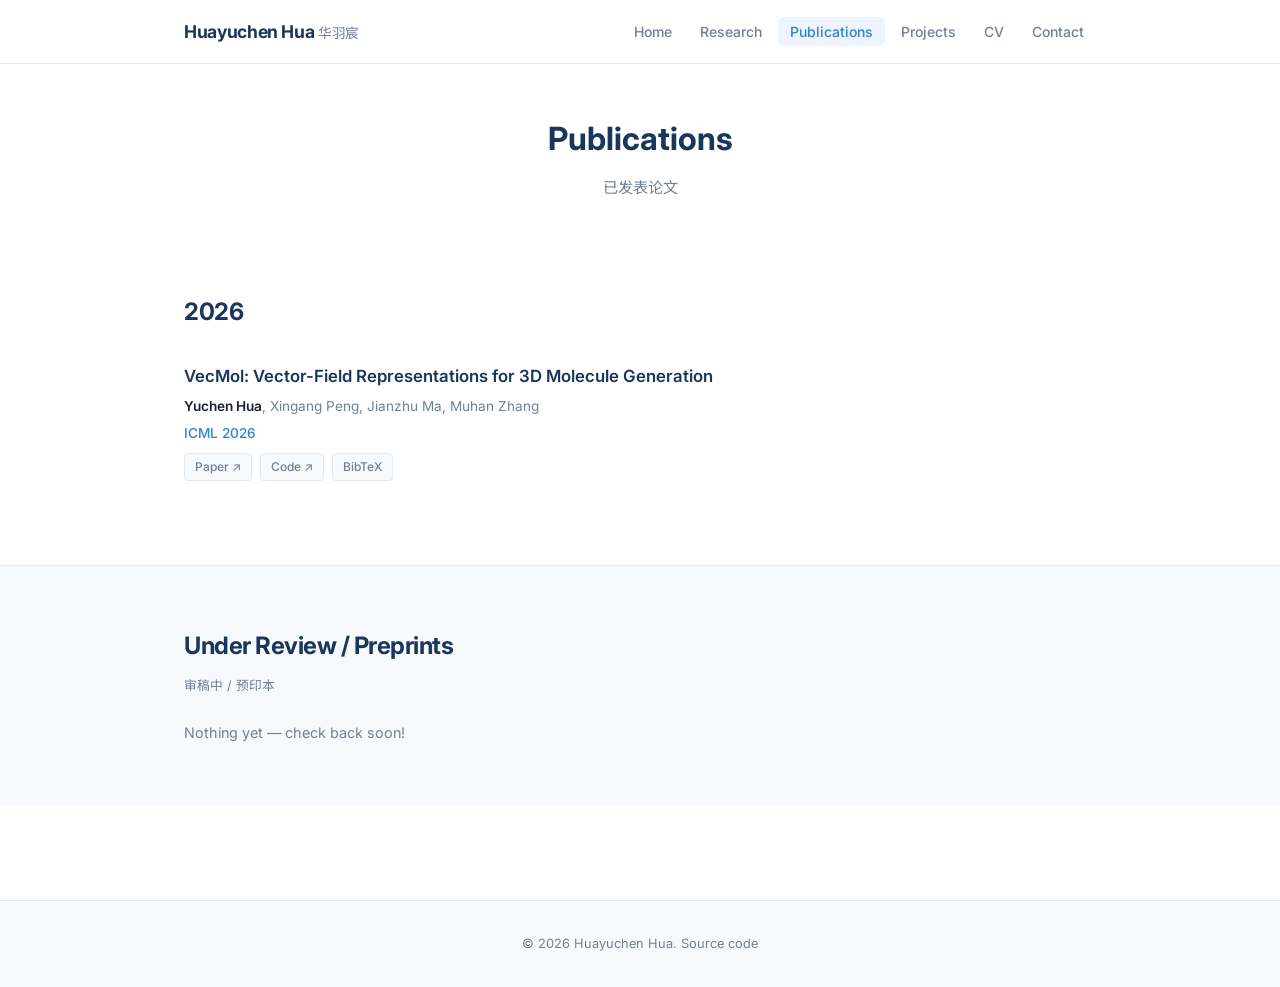
<file: publications.html>
<!DOCTYPE html>
<html lang="en">
<head>
  <meta charset="UTF-8">
  <meta name="viewport" content="width=device-width, initial-scale=1.0">
  <meta name="description" content="Publications — Huayuchen Hua">
  <title>Publications | Huayuchen Hua</title>
  <link rel="preconnect" href="https://fonts.googleapis.com">
  <link rel="preconnect" href="https://fonts.gstatic.com" crossorigin>
  <link href="https://fonts.googleapis.com/css2?family=Inter:wght@300;400;500;600;700&family=Noto+Sans+SC:wght@400;500;600;700&display=swap" rel="stylesheet">
  <link rel="stylesheet" href="css/style.css">
  <link rel="icon" href="data:image/svg+xml,<svg xmlns='http://www.w3.org/2000/svg' viewBox='0 0 100 100'><text y='.9em' font-size='90'>🧬</text></svg>">
</head>
<body>

  <nav class="nav" role="navigation" aria-label="Main navigation">
    <div class="nav-inner">
      <a href="index.html" class="nav-logo">
        Huayuchen Hua <span class="cn-name">华羽宸</span>
      </a>
      <button class="nav-toggle" id="navToggle" aria-label="Toggle menu">
        <svg viewBox="0 0 24 24" fill="none" stroke="currentColor" stroke-width="2">
          <path d="M3 12h18M3 6h18M3 18h18"/>
        </svg>
      </button>
      <ul class="nav-links" id="navLinks">
        <li><a href="index.html">Home</a></li>
        <li><a href="research.html">Research</a></li>
        <li><a href="publications.html" class="active">Publications</a></li>
        <li><a href="projects.html">Projects</a></li>
        <li><a href="cv.html">CV</a></li>
        <li><a href="contact.html">Contact</a></li>
      </ul>
    </div>
  </nav>

  <main class="main">
    <div class="page-header">
      <div class="container">
        <h1>Publications</h1>
        <p lang="zh">已发表论文</p>
      </div>
    </div>

    <!-- 2026 -->
    <section class="section">
      <div class="container">
        <h2 class="section-title">2026</h2>
        <ul class="pub-list">
          <li class="pub-item">
            <div class="pub-title">
              VecMol: Vector-Field Representations for 3D Molecule Generation
            </div>
            <div class="pub-authors">
              <strong>Yuchen Hua</strong>, Xingang Peng, Jianzhu Ma, Muhan Zhang
            </div>
            <div class="pub-venue">
              ICML 2026
            </div>
            <div class="pub-links">
              <a href="https://openreview.net/forum?id=4K87H0eSqu" class="pub-link" target="_blank" rel="noopener">Paper &nearr;</a>
              <a href="https://github.com/MuLabPKU/vecmol" class="pub-link" target="_blank" rel="noopener">Code &nearr;</a>
              <a href="javascript:void(0)" class="pub-link" id="bibtexToggle" onclick="toggleBibtex()">BibTeX</a>
            </div>
            <div id="bibtexDisplay" style="display:none; margin-top:12px;">
              <pre style="background:var(--bg-alt); padding:16px; border-radius:6px; font-size:0.78rem; font-family:var(--font-mono); white-space:pre-wrap; word-break:break-all; border:1px solid var(--border); overflow-x:auto;">@misc{hua2026vecmolvectorfieldrepresentations3d,
      title={VecMol: Vector-Field Representations for 3D Molecule Generation},
      author={Yuchen Hua and Xingang Peng and Jianzhu Ma and Muhan Zhang},
      year={2026},
      eprint={2603.12734},
      archivePrefix={arXiv},
      primaryClass={stat.ML},
      url={https://arxiv.org/abs/2603.12734},
      howpublished={ICML 2026},
}</pre>
              <a href="assets/vecmol.bib" download style="font-size:0.8rem; color:var(--accent); margin-top:6px; display:inline-block;">Download .bib &darr;</a>
              <button onclick="copyBibtex()" style="margin-left:12px; font-size:0.8rem; background:none; border:1px solid var(--border); border-radius:4px; padding:3px 10px; cursor:pointer; color:var(--text-muted);">Copy</button>
            </div>
          </li>
        </ul>
      </div>
    </section>

    <!-- Preprints / Under Review -->
    <section class="section section-alt">
      <div class="container">
        <h2 class="section-title">Under Review / Preprints</h2>
        <p class="section-title-zh lang="zh">审稿中 / 预印本</p>
        <p style="font-size:0.9rem; color:var(--text-muted);">
          Nothing yet &mdash; check back soon!
        </p>
      </div>
    </section>

  </main>

  <footer class="footer">
    <div class="container">
      <p class="footer-text">
        &copy; 2026 Huayuchen Hua.
        <a href="https://github.com/CHERRY-ui8/academic">Source code</a>
      </p>
    </div>
  </footer>

  <script>
    function toggleBibtex() {
      var el = document.getElementById('bibtexDisplay');
      el.style.display = el.style.display === 'none' ? 'block' : 'none';
    }

    function copyBibtex() {
      var text = document.querySelector('#bibtexDisplay pre').textContent;
      navigator.clipboard.writeText(text).then(function() {
        var btn = event.target;
        var orig = btn.textContent;
        btn.textContent = 'Copied!';
        setTimeout(function() { btn.textContent = orig; }, 2000);
      });
    }
  </script>
  <script src="js/main.js"></script>
</body>
</html>
</file>
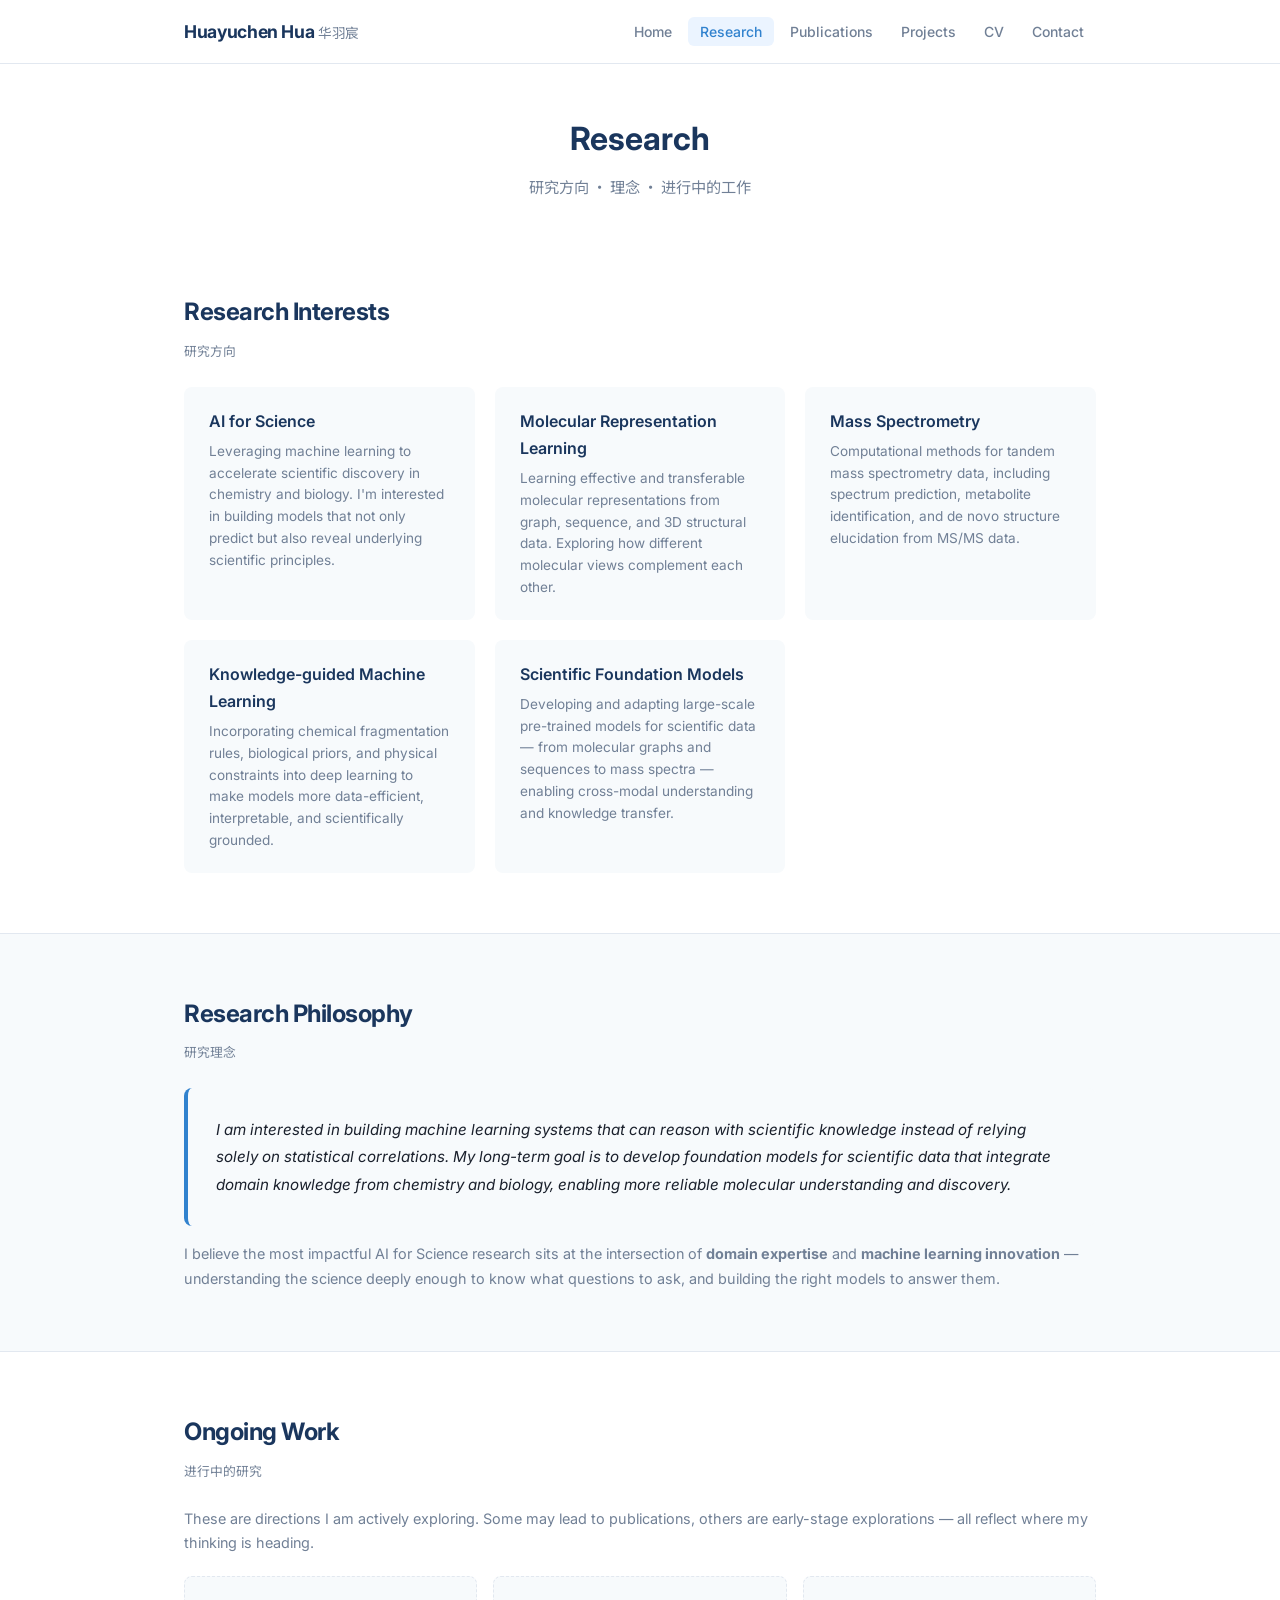
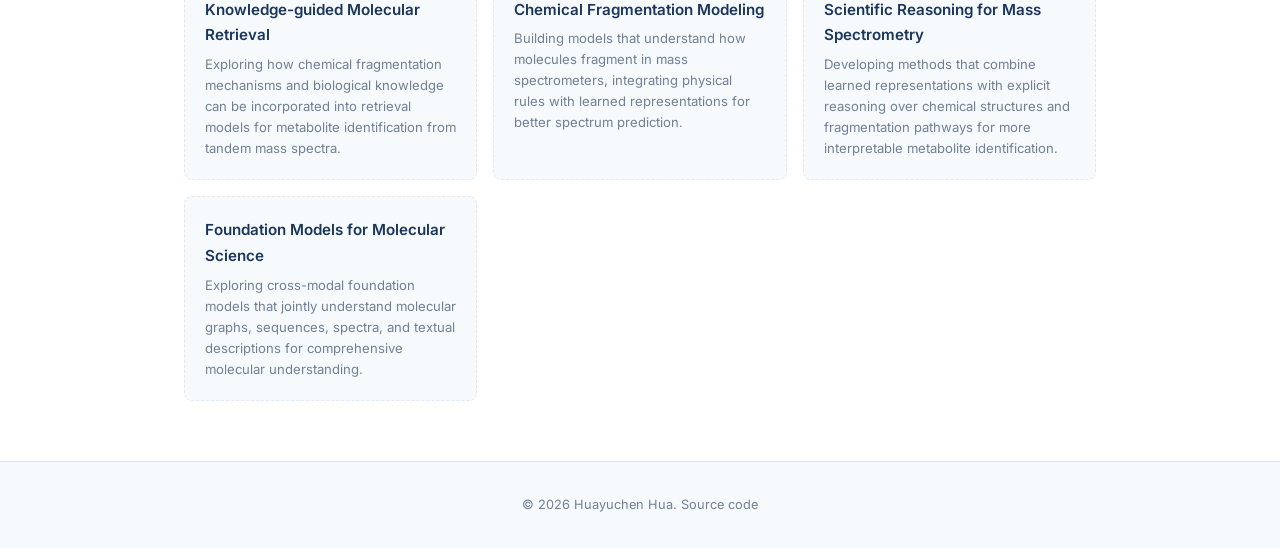
<file: research.html>
<!DOCTYPE html>
<html lang="en">
<head>
  <meta charset="UTF-8">
  <meta name="viewport" content="width=device-width, initial-scale=1.0">
  <meta name="description" content="Research — Huayuchen Hua">
  <title>Research | Huayuchen Hua</title>
  <link rel="preconnect" href="https://fonts.googleapis.com">
  <link rel="preconnect" href="https://fonts.gstatic.com" crossorigin>
  <link href="https://fonts.googleapis.com/css2?family=Inter:wght@300;400;500;600;700&family=Noto+Sans+SC:wght@400;500;600;700&display=swap" rel="stylesheet">
  <link rel="stylesheet" href="css/style.css">
  <link rel="icon" href="data:image/svg+xml,<svg xmlns='http://www.w3.org/2000/svg' viewBox='0 0 100 100'><text y='.9em' font-size='90'>🧬</text></svg>">
</head>
<body>

  <nav class="nav" role="navigation" aria-label="Main navigation">
    <div class="nav-inner">
      <a href="index.html" class="nav-logo">
        Huayuchen Hua <span class="cn-name">华羽宸</span>
      </a>
      <button class="nav-toggle" id="navToggle" aria-label="Toggle menu">
        <svg viewBox="0 0 24 24" fill="none" stroke="currentColor" stroke-width="2">
          <path d="M3 12h18M3 6h18M3 18h18"/>
        </svg>
      </button>
      <ul class="nav-links" id="navLinks">
        <li><a href="index.html">Home</a></li>
        <li><a href="research.html" class="active">Research</a></li>
        <li><a href="publications.html">Publications</a></li>
        <li><a href="projects.html">Projects</a></li>
        <li><a href="cv.html">CV</a></li>
        <li><a href="contact.html">Contact</a></li>
      </ul>
    </div>
  </nav>

  <main class="main">
    <div class="page-header">
      <div class="container">
        <h1>Research</h1>
        <p lang="zh">研究方向 · 理念 · 进行中的工作</p>
      </div>
    </div>

    <!-- Research Interests (Full) -->
    <section class="section">
      <div class="container">
        <h2 class="section-title">Research Interests</h2>
        <p class="section-title-zh lang="zh">研究方向</p>

        <div class="interests-grid">
          <div class="interest-card">
            <h3>AI for Science</h3>
            <p>Leveraging machine learning to accelerate scientific discovery in chemistry and biology. I'm interested in building models that not only predict but also reveal underlying scientific principles.</p>
          </div>
          <div class="interest-card">
            <h3>Molecular Representation Learning</h3>
            <p>Learning effective and transferable molecular representations from graph, sequence, and 3D structural data. Exploring how different molecular views complement each other.</p>
          </div>
          <div class="interest-card">
            <h3>Mass Spectrometry</h3>
            <p>Computational methods for tandem mass spectrometry data, including spectrum prediction, metabolite identification, and de novo structure elucidation from MS/MS data.</p>
          </div>
          <div class="interest-card">
            <h3>Knowledge-guided Machine Learning</h3>
            <p>Incorporating chemical fragmentation rules, biological priors, and physical constraints into deep learning to make models more data-efficient, interpretable, and scientifically grounded.</p>
          </div>
          <div class="interest-card">
            <h3>Scientific Foundation Models</h3>
            <p>Developing and adapting large-scale pre-trained models for scientific data — from molecular graphs and sequences to mass spectra — enabling cross-modal understanding and knowledge transfer.</p>
          </div>
        </div>
      </div>
    </section>

    <!-- Research Philosophy -->
    <section class="section section-alt" id="philosophy">
      <div class="container">
        <h2 class="section-title">Research Philosophy</h2>
        <p class="section-title-zh lang="zh">研究理念</p>

        <div class="philosophy-block">
          <p>
            I am interested in building machine learning systems that can reason with scientific knowledge
            instead of relying solely on statistical correlations. My long-term goal is to develop
            foundation models for scientific data that integrate domain knowledge from chemistry and
            biology, enabling more reliable molecular understanding and discovery.
          </p>
        </div>

        <p style="font-size:0.9rem; color:var(--text-muted); margin-top:16px;">
          I believe the most impactful AI for Science research sits at the intersection of
          <strong>domain expertise</strong> and <strong>machine learning innovation</strong> —
          understanding the science deeply enough to know what questions to ask, and building the
          right models to answer them.
        </p>
      </div>
    </section>

    <!-- Ongoing Work -->
    <section class="section" id="ongoing">
      <div class="container">
        <h2 class="section-title">Ongoing Work</h2>
        <p class="section-title-zh lang="zh">进行中的研究</p>

        <p style="margin-bottom:20px; font-size:0.9rem; color:var(--text-muted);">
          These are directions I am actively exploring. Some may lead to publications, others are
          early-stage explorations — all reflect where my thinking is heading.
        </p>

        <div class="ongoing-grid">
          <div class="ongoing-item">
            <h3>Knowledge-guided Molecular Retrieval</h3>
            <p>Exploring how chemical fragmentation mechanisms and biological knowledge can be incorporated into retrieval models for metabolite identification from tandem mass spectra.</p>
          </div>
          <div class="ongoing-item">
            <h3>Chemical Fragmentation Modeling</h3>
            <p>Building models that understand how molecules fragment in mass spectrometers, integrating physical rules with learned representations for better spectrum prediction.</p>
          </div>
          <div class="ongoing-item">
            <h3>Scientific Reasoning for Mass Spectrometry</h3>
            <p>Developing methods that combine learned representations with explicit reasoning over chemical structures and fragmentation pathways for more interpretable metabolite identification.</p>
          </div>
          <div class="ongoing-item">
            <h3>Foundation Models for Molecular Science</h3>
            <p>Exploring cross-modal foundation models that jointly understand molecular graphs, sequences, spectra, and textual descriptions for comprehensive molecular understanding.</p>
          </div>
        </div>
      </div>
    </section>

  </main>

  <footer class="footer">
    <div class="container">
      <p class="footer-text">
        &copy; 2026 Huayuchen Hua.
        <a href="https://github.com/CHERRY-ui8/academic">Source code</a>
      </p>
    </div>
  </footer>

  <script src="js/main.js"></script>
</body>
</html>
</file>
<file: css/style.css>
/* ===================================================
   Academic Homepage - Huayuchen (Hua Yuchen)
   Style Sheet
   =================================================== */

/* ----- Variables ----- */
:root {
  --primary: #1a365d;
  --primary-light: #2a4a7f;
  --accent: #3182ce;
  --accent-hover: #2c5282;
  --accent-light: #ebf4ff;
  --text: #1a202c;
  --text-muted: #718096;
  --text-light: #a0aec0;
  --bg: #ffffff;
  --bg-alt: #f7fafc;
  --bg-card: #ffffff;
  --border: #e2e8f0;
  --shadow: 0 1px 3px rgba(0,0,0,0.08), 0 1px 2px rgba(0,0,0,0.06);
  --shadow-md: 0 4px 6px rgba(0,0,0,0.07), 0 2px 4px rgba(0,0,0,0.06);
  --radius: 8px;
  --max-width: 960px;
  --nav-height: 64px;
  --font-sans: 'Inter', -apple-system, BlinkMacSystemFont, 'Segoe UI', 'Noto Sans SC', sans-serif;
  --font-mono: 'JetBrains Mono', 'SF Mono', 'Fira Code', monospace;
}

/* ----- Reset & Base ----- */
*, *::before, *::after { box-sizing: border-box; margin: 0; padding: 0; }

html {
  scroll-behavior: smooth;
  font-size: 16px;
}

body {
  font-family: var(--font-sans);
  color: var(--text);
  background: var(--bg);
  line-height: 1.7;
  -webkit-font-smoothing: antialiased;
}

a {
  color: var(--accent);
  text-decoration: none;
  transition: color 0.2s;
}
a:hover { color: var(--accent-hover); }

img { max-width: 100%; height: auto; }

::selection {
  background: var(--accent);
  color: white;
}

/* Chinese text support */
[lang="zh"] {
  font-family: 'Noto Sans SC', var(--font-sans);
}

/* ----- Navigation ----- */
.nav {
  position: fixed;
  top: 0;
  left: 0;
  right: 0;
  height: var(--nav-height);
  background: rgba(255,255,255,0.92);
  backdrop-filter: blur(10px);
  -webkit-backdrop-filter: blur(10px);
  border-bottom: 1px solid var(--border);
  z-index: 1000;
  display: flex;
  align-items: center;
}

.nav-inner {
  max-width: var(--max-width);
  margin: 0 auto;
  padding: 0 24px;
  width: 100%;
  display: flex;
  align-items: center;
  justify-content: space-between;
}

.nav-logo {
  font-weight: 700;
  font-size: 1.1rem;
  color: var(--primary);
  letter-spacing: -0.02em;
  white-space: nowrap;
}
.nav-logo:hover { color: var(--accent); }
.nav-logo .cn-name { font-weight: 400; color: var(--text-muted); font-size: 0.85rem; }

.nav-links {
  display: flex;
  list-style: none;
  gap: 4px;
  align-items: center;
}

.nav-links a {
  padding: 6px 12px;
  font-size: 0.875rem;
  font-weight: 500;
  color: var(--text-muted);
  border-radius: 6px;
  transition: all 0.2s;
}
.nav-links a:hover,
.nav-links a.active {
  color: var(--accent);
  background: var(--accent-light);
}

/* Mobile menu */
.nav-toggle {
  display: none;
  background: none;
  border: none;
  cursor: pointer;
  padding: 8px;
  color: var(--text);
}
.nav-toggle svg { width: 24px; height: 24px; }

/* ----- Main Layout ----- */
.main {
  padding-top: var(--nav-height);
  min-height: 100vh;
}

.container {
  max-width: var(--max-width);
  margin: 0 auto;
  padding: 0 24px;
}

.section {
  padding: 60px 0;
  border-bottom: 1px solid var(--border);
}
.section:last-of-type { border-bottom: none; }

.section-alt {
  background: var(--bg-alt);
}

.section-title {
  font-size: 1.5rem;
  font-weight: 700;
  color: var(--primary);
  margin-bottom: 8px;
  letter-spacing: -0.02em;
}

.section-title-zh {
  font-size: 0.8rem;
  color: var(--text-muted);
  margin-bottom: 24px;
  font-weight: 400;
}

/* ----- Hero ----- */
.hero {
  padding: 80px 0 60px;
  text-align: center;
}

.hero-name {
  font-size: 2.4rem;
  font-weight: 700;
  color: var(--primary);
  letter-spacing: -0.03em;
  margin-bottom: 4px;
}
.hero-name .cn { font-weight: 400; font-size: 1.6rem; color: var(--text-muted); }

.hero-title {
  font-size: 1.1rem;
  color: var(--text-muted);
  font-weight: 400;
  margin-bottom: 4px;
}

.hero-affiliation {
  font-size: 0.95rem;
  color: var(--text-muted);
  margin-bottom: 32px;
}

.hero-tags {
  display: flex;
  flex-wrap: wrap;
  justify-content: center;
  gap: 10px;
  margin-bottom: 32px;
}

.tag {
  display: inline-block;
  padding: 4px 14px;
  font-size: 0.8rem;
  font-weight: 500;
  color: var(--accent);
  background: var(--accent-light);
  border-radius: 20px;
  transition: all 0.2s;
  white-space: nowrap;
}
.tag:hover {
  background: var(--accent);
  color: white;
  transform: translateY(-1px);
}

.hero-links {
  display: flex;
  justify-content: center;
  gap: 16px;
  flex-wrap: wrap;
}

.btn {
  display: inline-flex;
  align-items: center;
  gap: 6px;
  padding: 8px 20px;
  font-size: 0.875rem;
  font-weight: 500;
  border-radius: 6px;
  border: 1px solid var(--border);
  background: var(--bg);
  color: var(--text);
  transition: all 0.2s;
  cursor: pointer;
}
.btn:hover {
  border-color: var(--accent);
  color: var(--accent);
  transform: translateY(-1px);
  box-shadow: var(--shadow);
}

.btn-primary {
  background: var(--accent);
  color: white;
  border-color: var(--accent);
}
.btn-primary:hover {
  background: var(--accent-hover);
  border-color: var(--accent-hover);
  color: white;
}

/* ----- About ----- */
.about-content {
  max-width: 720px;
  margin: 0 auto;
}

.about-content p {
  margin-bottom: 16px;
  font-size: 0.95rem;
  color: var(--text);
  line-height: 1.8;
}
.about-content p:last-child { margin-bottom: 0; }

.about-zh {
  margin-top: 20px;
  padding: 16px 20px;
  background: var(--bg-alt);
  border-radius: var(--radius);
  border-left: 3px solid var(--accent);
  font-size: 0.9rem;
  color: var(--text);
  line-height: 1.8;
}
.about-zh-label {
  font-size: 0.75rem;
  font-weight: 600;
  color: var(--text-muted);
  text-transform: uppercase;
  letter-spacing: 0.05em;
  margin-bottom: 8px;
}

/* ----- News ----- */
.news-list {
  list-style: none;
}

.news-item {
  display: flex;
  gap: 16px;
  padding: 12px 0;
  border-bottom: 1px solid var(--border);
  align-items: flex-start;
}
.news-item:last-child { border-bottom: none; }

.news-date {
  flex-shrink: 0;
  font-size: 0.8rem;
  font-weight: 600;
  color: var(--accent);
  min-width: 80px;
  padding-top: 2px;
}

.news-text {
  font-size: 0.9rem;
  color: var(--text);
}

/* ----- Research Interests ----- */
.interests-grid {
  display: grid;
  grid-template-columns: repeat(auto-fill, minmax(260px, 1fr));
  gap: 20px;
}

.interest-card {
  padding: 20px 24px;
  background: var(--bg-alt);
  border-radius: var(--radius);
  transition: all 0.2s;
  border: 1px solid transparent;
}
.interest-card:hover {
  border-color: var(--border);
  box-shadow: var(--shadow);
  transform: translateY(-2px);
}

.interest-card h3 {
  font-size: 1rem;
  font-weight: 600;
  color: var(--primary);
  margin-bottom: 6px;
}

.interest-card p {
  font-size: 0.85rem;
  color: var(--text-muted);
  line-height: 1.6;
}

/* ----- Publications ----- */
.pub-list { list-style: none; }

.pub-item {
  padding: 24px 0;
  border-bottom: 1px solid var(--border);
}
.pub-item:last-child { border-bottom: none; }

.pub-title {
  font-size: 1.05rem;
  font-weight: 600;
  color: var(--primary);
  margin-bottom: 6px;
  line-height: 1.4;
}

.pub-authors {
  font-size: 0.85rem;
  color: var(--text-muted);
  margin-bottom: 4px;
}
.pub-authors strong { color: var(--text); font-weight: 600; }

.pub-venue {
  font-size: 0.85rem;
  color: var(--accent);
  font-weight: 500;
  margin-bottom: 8px;
}

.pub-links {
  display: flex;
  gap: 8px;
  flex-wrap: wrap;
}

.pub-link {
  display: inline-flex;
  align-items: center;
  gap: 4px;
  padding: 3px 10px;
  font-size: 0.75rem;
  font-weight: 500;
  background: var(--bg-alt);
  border: 1px solid var(--border);
  border-radius: 4px;
  color: var(--text-muted);
  transition: all 0.2s;
}
.pub-link:hover {
  border-color: var(--accent);
  color: var(--accent);
  background: var(--accent-light);
}

/* ----- Projects ----- */
.project-card {
  padding: 28px;
  background: var(--bg-card);
  border: 1px solid var(--border);
  border-radius: var(--radius);
  margin-bottom: 24px;
  transition: all 0.2s;
}
.project-card:last-child { margin-bottom: 0; }
.project-card:hover {
  box-shadow: var(--shadow-md);
  border-color: var(--accent);
}

.project-header {
  display: flex;
  justify-content: space-between;
  align-items: flex-start;
  gap: 16px;
  margin-bottom: 8px;
  flex-wrap: wrap;
}

.project-title {
  font-size: 1.1rem;
  font-weight: 700;
  color: var(--primary);
}

.project-status {
  font-size: 0.7rem;
  font-weight: 600;
  padding: 3px 10px;
  border-radius: 12px;
  text-transform: uppercase;
  letter-spacing: 0.03em;
}
.project-status.published { background: #c6f6d5; color: #22543d; }
.project-status.ongoing { background: #fefcbf; color: #744210; }
.project-status.other { background: var(--bg-alt); color: var(--text-muted); }

.project-subtitle {
  font-size: 0.85rem;
  color: var(--text-muted);
  margin-bottom: 12px;
}

.project-summary {
  font-size: 0.9rem;
  color: var(--text);
  margin-bottom: 12px;
  line-height: 1.7;
}

.project-tags {
  display: flex;
  flex-wrap: wrap;
  gap: 6px;
  margin-bottom: 12px;
}

.project-tag {
  font-size: 0.7rem;
  font-weight: 500;
  padding: 2px 10px;
  background: var(--accent-light);
  color: var(--accent);
  border-radius: 12px;
}

/* ----- Sections for CV page (Experience, Education, etc.) ----- */
.timeline-item {
  position: relative;
  padding: 0 0 28px 24px;
  border-left: 2px solid var(--border);
  margin-left: 4px;
}
.timeline-item:last-child { padding-bottom: 0; }

.timeline-item::before {
  content: '';
  position: absolute;
  left: -6px;
  top: 6px;
  width: 10px;
  height: 10px;
  border-radius: 50%;
  background: var(--accent);
  border: 2px solid var(--bg);
}

.timeline-header {
  display: flex;
  justify-content: space-between;
  align-items: flex-start;
  gap: 12px;
  flex-wrap: wrap;
  margin-bottom: 4px;
}

.timeline-title {
  font-size: 1rem;
  font-weight: 600;
  color: var(--primary);
}

.timeline-org {
  font-size: 0.85rem;
  color: var(--accent);
  font-weight: 500;
  margin-bottom: 2px;
}

.timeline-date {
  font-size: 0.8rem;
  color: var(--text-muted);
  font-weight: 500;
  white-space: nowrap;
}

.timeline-desc {
  font-size: 0.85rem;
  color: var(--text-muted);
  line-height: 1.6;
  margin-top: 4px;
}
.timeline-desc ul {
  list-style: none;
  padding: 0;
  margin: 6px 0 0;
}
.timeline-desc li {
  position: relative;
  padding-left: 16px;
  margin-bottom: 3px;
}
.timeline-desc li::before {
  content: '·';
  position: absolute;
  left: 4px;
  font-weight: 700;
  color: var(--accent);
}

/* ----- Skills ----- */
.skills-grid {
  display: grid;
  grid-template-columns: repeat(auto-fill, minmax(200px, 1fr));
  gap: 10px;
}

.skill-item {
  padding: 8px 14px;
  background: var(--bg-alt);
  border: 1px solid var(--border);
  border-radius: 6px;
  font-size: 0.85rem;
  font-weight: 500;
  color: var(--text);
  display: flex;
  align-items: center;
  gap: 8px;
  transition: all 0.2s;
}
.skill-item:hover {
  border-color: var(--accent);
  background: var(--accent-light);
}

/* ----- Contact Page ----- */
.contact-grid {
  display: grid;
  grid-template-columns: repeat(auto-fill, minmax(280px, 1fr));
  gap: 16px;
  max-width: 650px;
  margin: 0 auto;
}

.contact-card {
  display: flex;
  align-items: center;
  gap: 16px;
  padding: 20px;
  background: var(--bg-alt);
  border: 1px solid var(--border);
  border-radius: var(--radius);
  transition: all 0.2s;
}
.contact-card:hover {
  border-color: var(--accent);
  box-shadow: var(--shadow);
  transform: translateY(-2px);
}

.contact-icon {
  width: 40px;
  height: 40px;
  display: flex;
  align-items: center;
  justify-content: center;
  background: var(--accent-light);
  border-radius: 10px;
  color: var(--accent);
  flex-shrink: 0;
}

.contact-label {
  font-size: 0.75rem;
  font-weight: 600;
  color: var(--text-muted);
  text-transform: uppercase;
  letter-spacing: 0.05em;
  margin-bottom: 2px;
}

.contact-value {
  font-size: 0.9rem;
  font-weight: 500;
  color: var(--text);
  word-break: break-all;
}

/* ----- Philosophy Section ----- */
.philosophy-block {
  padding: 28px;
  background: var(--bg-alt);
  border-radius: var(--radius);
  border-left: 4px solid var(--accent);
  margin: 16px 0;
}

.philosophy-block p {
  font-size: 0.95rem;
  line-height: 1.8;
  font-style: italic;
  color: var(--text);
}

/* ----- Ongoing Work ----- */
.ongoing-grid {
  display: grid;
  grid-template-columns: repeat(auto-fill, minmax(280px, 1fr));
  gap: 16px;
}

.ongoing-item {
  padding: 20px;
  background: var(--bg-alt);
  border: 1px dashed var(--border);
  border-radius: var(--radius);
  transition: all 0.2s;
}
.ongoing-item:hover {
  border-style: solid;
  border-color: var(--accent);
  background: var(--accent-light);
}

.ongoing-item h3 {
  font-size: 0.95rem;
  font-weight: 600;
  color: var(--primary);
  margin-bottom: 6px;
}

.ongoing-item p {
  font-size: 0.82rem;
  color: var(--text-muted);
  line-height: 1.6;
}

/* ----- Footer ----- */
.footer {
  padding: 32px 0;
  text-align: center;
  border-top: 1px solid var(--border);
  background: var(--bg-alt);
}

.footer-text {
  font-size: 0.8rem;
  color: var(--text-muted);
}

.footer-text a { color: var(--text-muted); }
.footer-text a:hover { color: var(--accent); }

/* ----- Page Header ----- */
.page-header {
  padding: 48px 0 32px;
  text-align: center;
}

.page-header h1 {
  font-size: 2rem;
  font-weight: 700;
  color: var(--primary);
  margin-bottom: 8px;
}

.page-header p {
  font-size: 0.95rem;
  color: var(--text-muted);
  max-width: 600px;
  margin: 0 auto;
}

/* ----- Responsive ----- */
@media (max-width: 768px) {
  .nav-links { display: none; }

  .nav-toggle { display: block; }

  .nav-links.open {
    display: flex;
    flex-direction: column;
    position: absolute;
    top: var(--nav-height);
    left: 0;
    right: 0;
    background: rgba(255,255,255,0.98);
    backdrop-filter: blur(10px);
    border-bottom: 1px solid var(--border);
    padding: 12px 24px;
    gap: 2px;
  }

  .nav-links.open a {
    display: block;
    padding: 10px 12px;
    font-size: 0.95rem;
  }

  .hero { padding: 60px 0 40px; }
  .hero-name { font-size: 1.8rem; }
  .hero-name .cn { font-size: 1.3rem; }

  .section { padding: 40px 0; }

  .interests-grid { grid-template-columns: 1fr; }
  .skills-grid { grid-template-columns: repeat(auto-fill, minmax(150px, 1fr)); }
  .contact-grid { grid-template-columns: 1fr; }

  .timeline-header { flex-direction: column; gap: 4px; }
  .timeline-date { white-space: normal; }
}

@media (max-width: 480px) {
  .hero { padding: 40px 0 32px; }
  .hero-name { font-size: 1.5rem; }
  .hero-name .cn { font-size: 1.1rem; }
  .section-title { font-size: 1.3rem; }
  .project-card { padding: 20px; }
}
</file>
